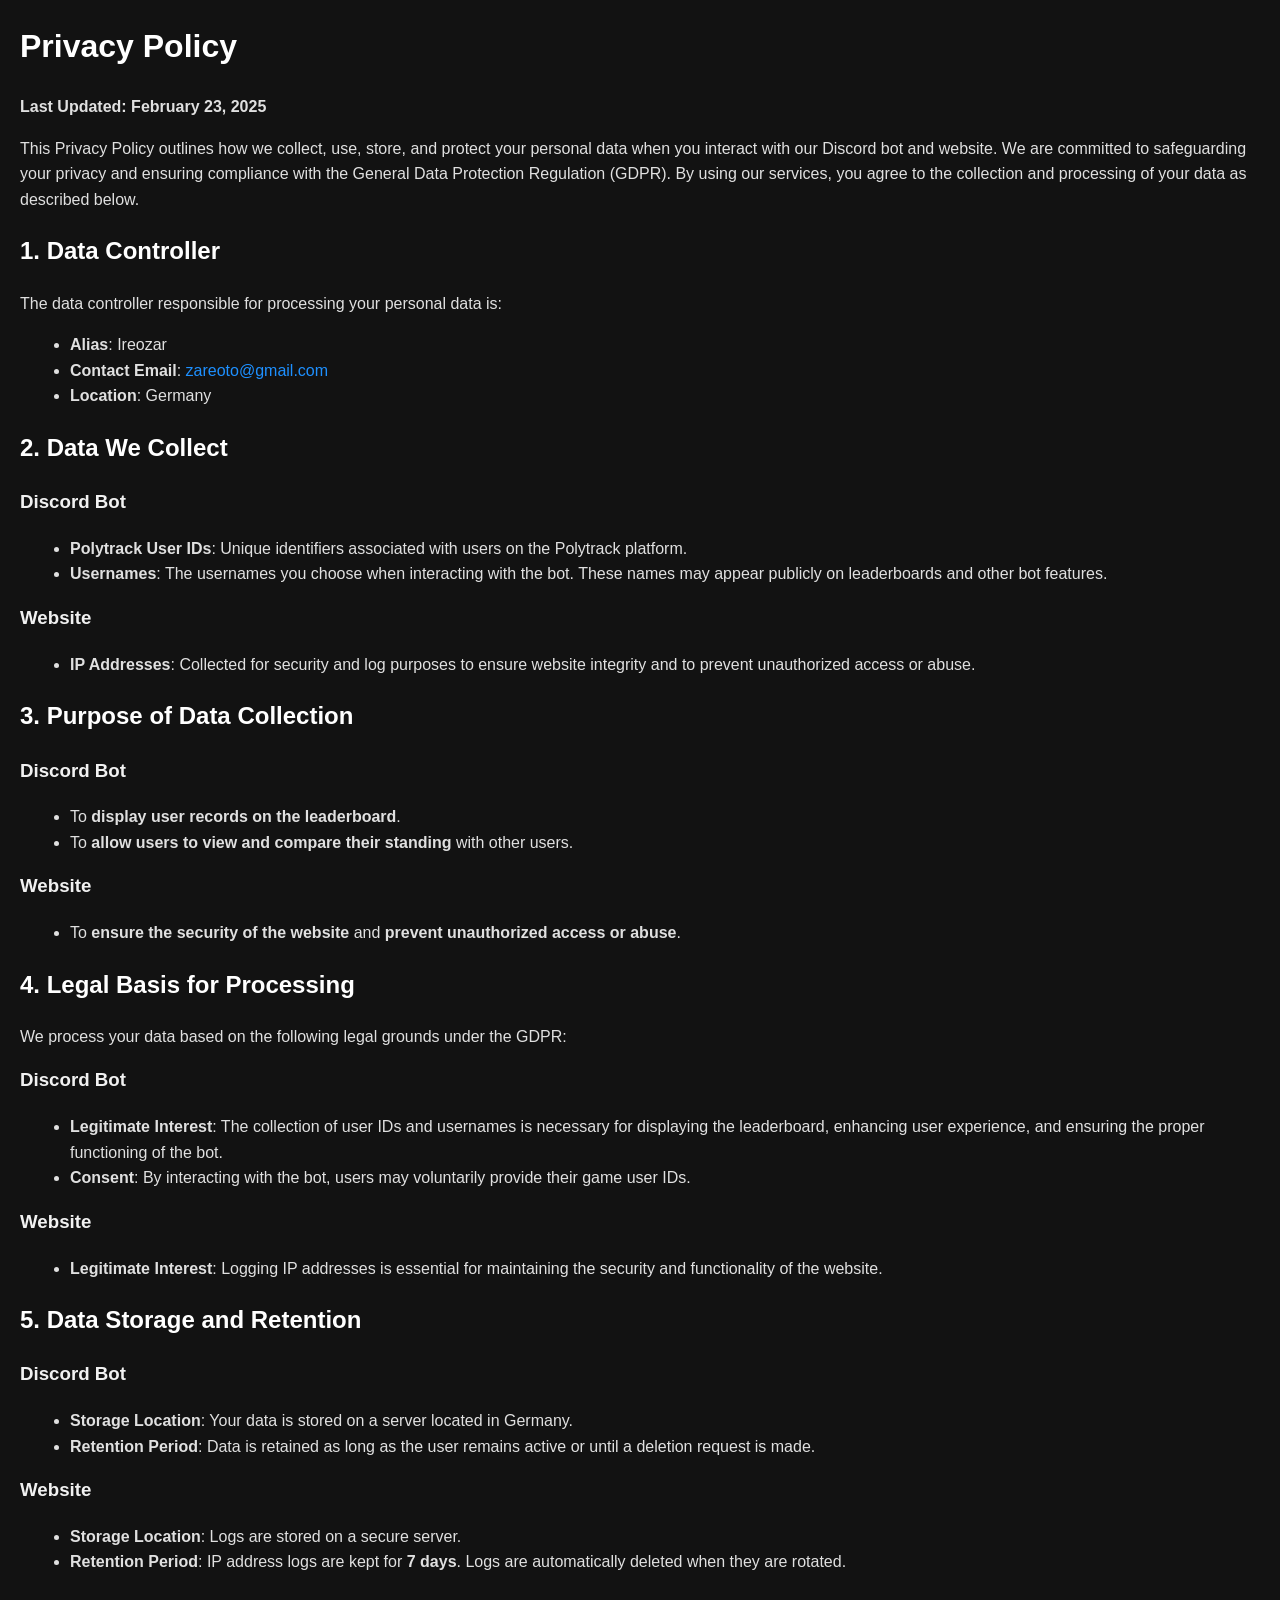
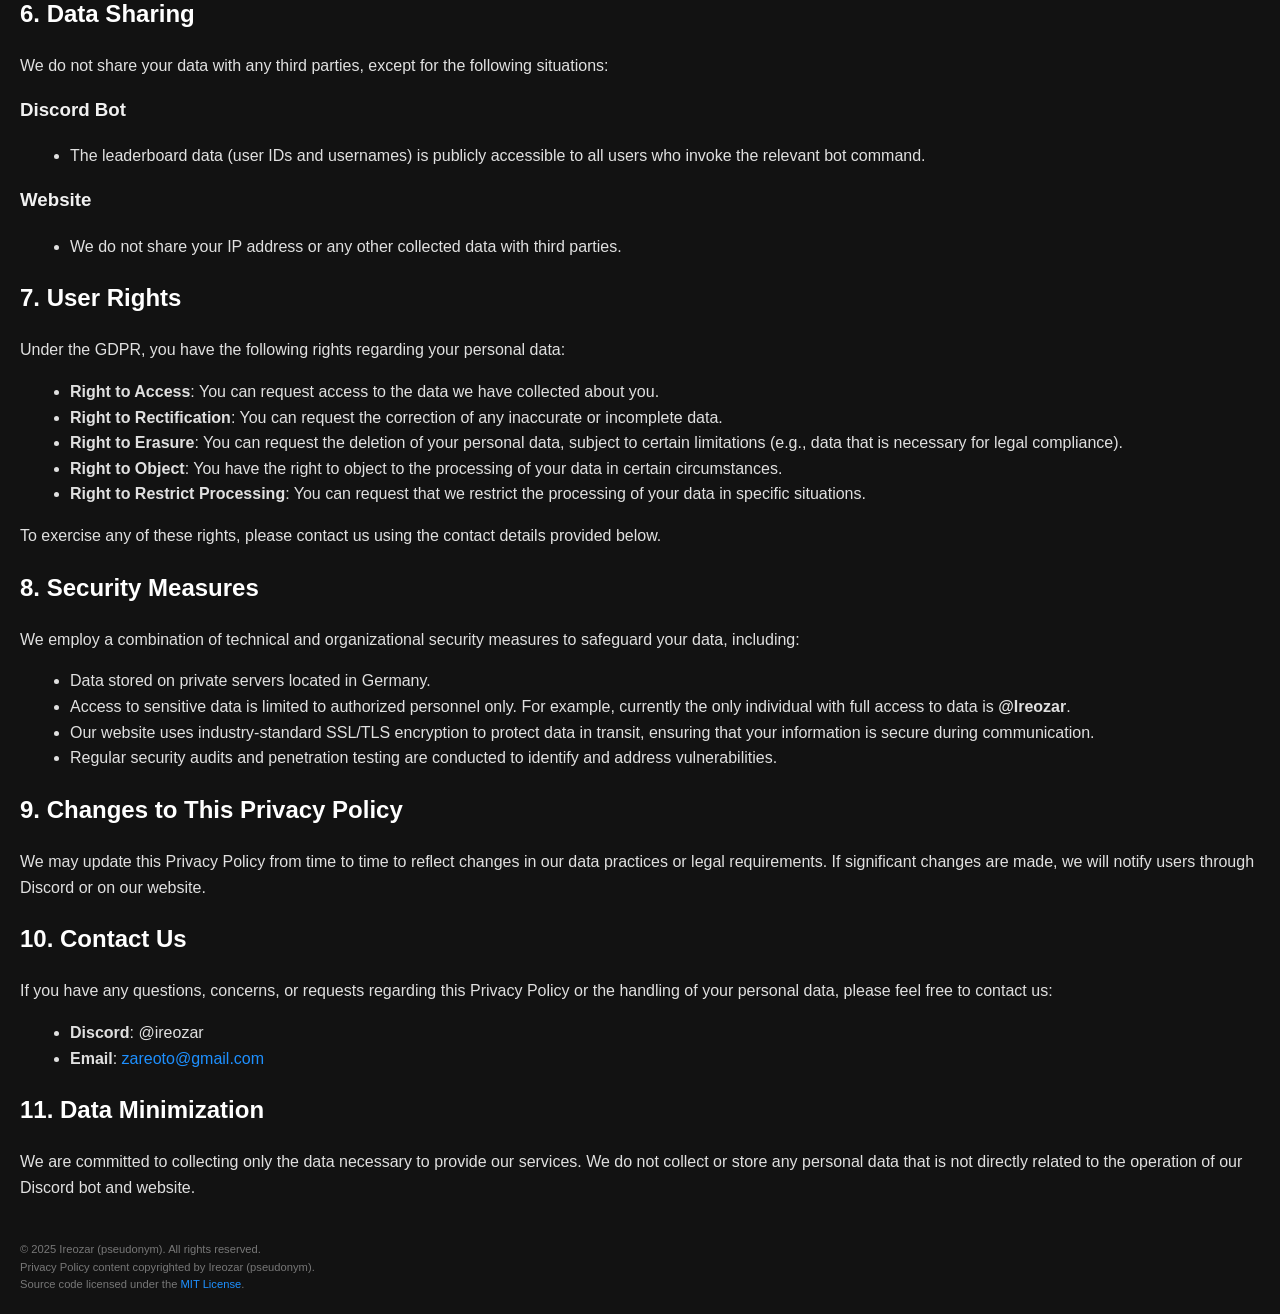
<file: polyweb/templates/privacy_policy.html>
<!DOCTYPE html>
<html lang="en">
<head>
    <meta charset="UTF-8">
    <meta name="viewport" content="width=device-width, initial-scale=1.0">
    <title>Privacy Policy</title>
    <style>
        body {
            font-family: Arial, sans-serif;
            line-height: 1.6;
            margin: 20px;
            padding: 0;
            background-color: #121212;
            color: #e0e0e0;
        }
        h1, h2, h3 {
            color: #ffffff;
        }
        h3 {
            margin-top: 10px;
            color: #f1f1f1;
        }
        ul {
            margin-left: 10px;
        }
        a {
            color: #1e90ff;
            text-decoration: none;
        }
        a:hover {
            text-decoration: underline;
        }
        footer {
            margin-top: 40px;
            font-size: 0.7em;
            color: #777;
        }
    </style>
    <link rel="apple-touch-icon" href="/static/apple-touch-icon.png">
    <link rel="icon" type="image/x-icon" href="/static/favicon.ico">
    <link rel="manifest" href="/static/site.webmanifest">
</head>
<body>

    <h1>Privacy Policy</h1>
    <p><strong>Last Updated: February 23, 2025</strong></p>

    <p>This Privacy Policy outlines how we collect, use, store, and protect your personal data when you interact with our Discord bot and website. We are committed to safeguarding your privacy and ensuring compliance with the General Data Protection Regulation (GDPR). By using our services, you agree to the collection and processing of your data as described below.</p>

    <h2>1. Data Controller</h2>
    <p>The data controller responsible for processing your personal data is:</p>
    <ul>
        <li><strong>Alias</strong>: Ireozar</li>
        <li><strong>Contact Email</strong>: <a href="mailto:zareoto@gmail.com">zareoto@gmail.com</a></li>
        <li><strong>Location</strong>: Germany</li>
    </ul>

    <h2>2. Data We Collect</h2>
    <h3>Discord Bot</h3>
    <ul>
        <li><strong>Polytrack User IDs</strong>: Unique identifiers associated with users on the Polytrack platform.</li>
        <li><strong>Usernames</strong>: The usernames you choose when interacting with the bot. These names may appear publicly on leaderboards and other bot features.</li>
    </ul>
    
    <h3>Website</h3>
    <ul>
        <li><strong>IP Addresses</strong>: Collected for security and log purposes to ensure website integrity and to prevent unauthorized access or abuse.</li>
    </ul>

    <h2>3. Purpose of Data Collection</h2>
    <h3>Discord Bot</h3>
    <ul>
        <li>To <strong>display user records on the leaderboard</strong>.</li>
        <li>To <strong>allow users to view and compare their standing</strong> with other users.</li>
    </ul>

    <h3>Website</h3>
    <ul>
        <li>To <strong>ensure the security of the website</strong> and <strong>prevent unauthorized access or abuse</strong>.</li>
    </ul>

    <h2>4. Legal Basis for Processing</h2>
    <p>We process your data based on the following legal grounds under the GDPR:</p>
    <h3>Discord Bot</h3>
    <ul>
        <li><strong>Legitimate Interest</strong>: The collection of user IDs and usernames is necessary for displaying the leaderboard, enhancing user experience, and ensuring the proper functioning of the bot.</li>
        <li><strong>Consent</strong>: By interacting with the bot, users may voluntarily provide their game user IDs.</li>
    </ul>

    <h3>Website</h3>
    <ul>
        <li><strong>Legitimate Interest</strong>: Logging IP addresses is essential for maintaining the security and functionality of the website.</li>
    </ul>

    <h2>5. Data Storage and Retention</h2>
    <h3>Discord Bot</h3>
    <ul>
        <li><strong>Storage Location</strong>: Your data is stored on a server located in Germany.</li>
        <li><strong>Retention Period</strong>: Data is retained as long as the user remains active or until a deletion request is made.</li>
    </ul>

    <h3>Website</h3>
    <ul>
        <li><strong>Storage Location</strong>: Logs are stored on a secure server.</li>
        <li><strong>Retention Period</strong>: IP address logs are kept for <strong>7 days</strong>. Logs are automatically deleted when they are rotated.</li>
    </ul>

    <h2>6. Data Sharing</h2>
    <p>We do not share your data with any third parties, except for the following situations:</p>
    <h3>Discord Bot</h3>
    <ul>
        <li>The leaderboard data (user IDs and usernames) is publicly accessible to all users who invoke the relevant bot command.</li>
    </ul>

    <h3>Website</h3>
    <ul>
        <li>We do not share your IP address or any other collected data with third parties.</li>
    </ul>

    <h2>7. User Rights</h2>
    <p>Under the GDPR, you have the following rights regarding your personal data:</p>
    <ul>
        <li><strong>Right to Access</strong>: You can request access to the data we have collected about you.</li>
        <li><strong>Right to Rectification</strong>: You can request the correction of any inaccurate or incomplete data.</li>
        <li><strong>Right to Erasure</strong>: You can request the deletion of your personal data, subject to certain limitations (e.g., data that is necessary for legal compliance).</li>
        <li><strong>Right to Object</strong>: You have the right to object to the processing of your data in certain circumstances.</li>
        <li><strong>Right to Restrict Processing</strong>: You can request that we restrict the processing of your data in specific situations.</li>
    </ul>
    <p>To exercise any of these rights, please contact us using the contact details provided below.</p>

    <h2>8. Security Measures</h2>
    <p>We employ a combination of technical and organizational security measures to safeguard your data, including:</p>
    <ul>
        <li>Data stored on private servers located in Germany.</li>
        <li>Access to sensitive data is limited to authorized personnel only. For example, currently the only individual with full access to data is <strong>@Ireozar</strong>.</li>
        <li>Our website uses industry-standard SSL/TLS encryption to protect data in transit, ensuring that your information is secure during communication.</li>
        <li>Regular security audits and penetration testing are conducted to identify and address vulnerabilities.</li>
    </ul>

    <h2>9. Changes to This Privacy Policy</h2>
    <p>We may update this Privacy Policy from time to time to reflect changes in our data practices or legal requirements. If significant changes are made, we will notify users through Discord or on our website.</p>

    <h2>10. Contact Us</h2>
    <p>If you have any questions, concerns, or requests regarding this Privacy Policy or the handling of your personal data, please feel free to contact us:</p>
    <ul>
        <li><strong>Discord</strong>: @ireozar</li>
        <li><strong>Email</strong>: <a href="mailto:zareoto@gmail.com">zareoto@gmail.com</a></li>
    </ul>

    <h2>11. Data Minimization</h2>
    <p>We are committed to collecting only the data necessary to provide our services. We do not collect or store any personal data that is not directly related to the operation of our Discord bot and website.</p>

    <footer>
        <p>© 2025 Ireozar (pseudonym). All rights reserved.<br>
        Privacy Policy content copyrighted by Ireozar (pseudonym).<br>
        Source code licensed under the <a href="https://opensource.org/licenses/MIT" target="_blank">MIT License</a>.</p>
    </footer>

</body>
</html>
</file>
